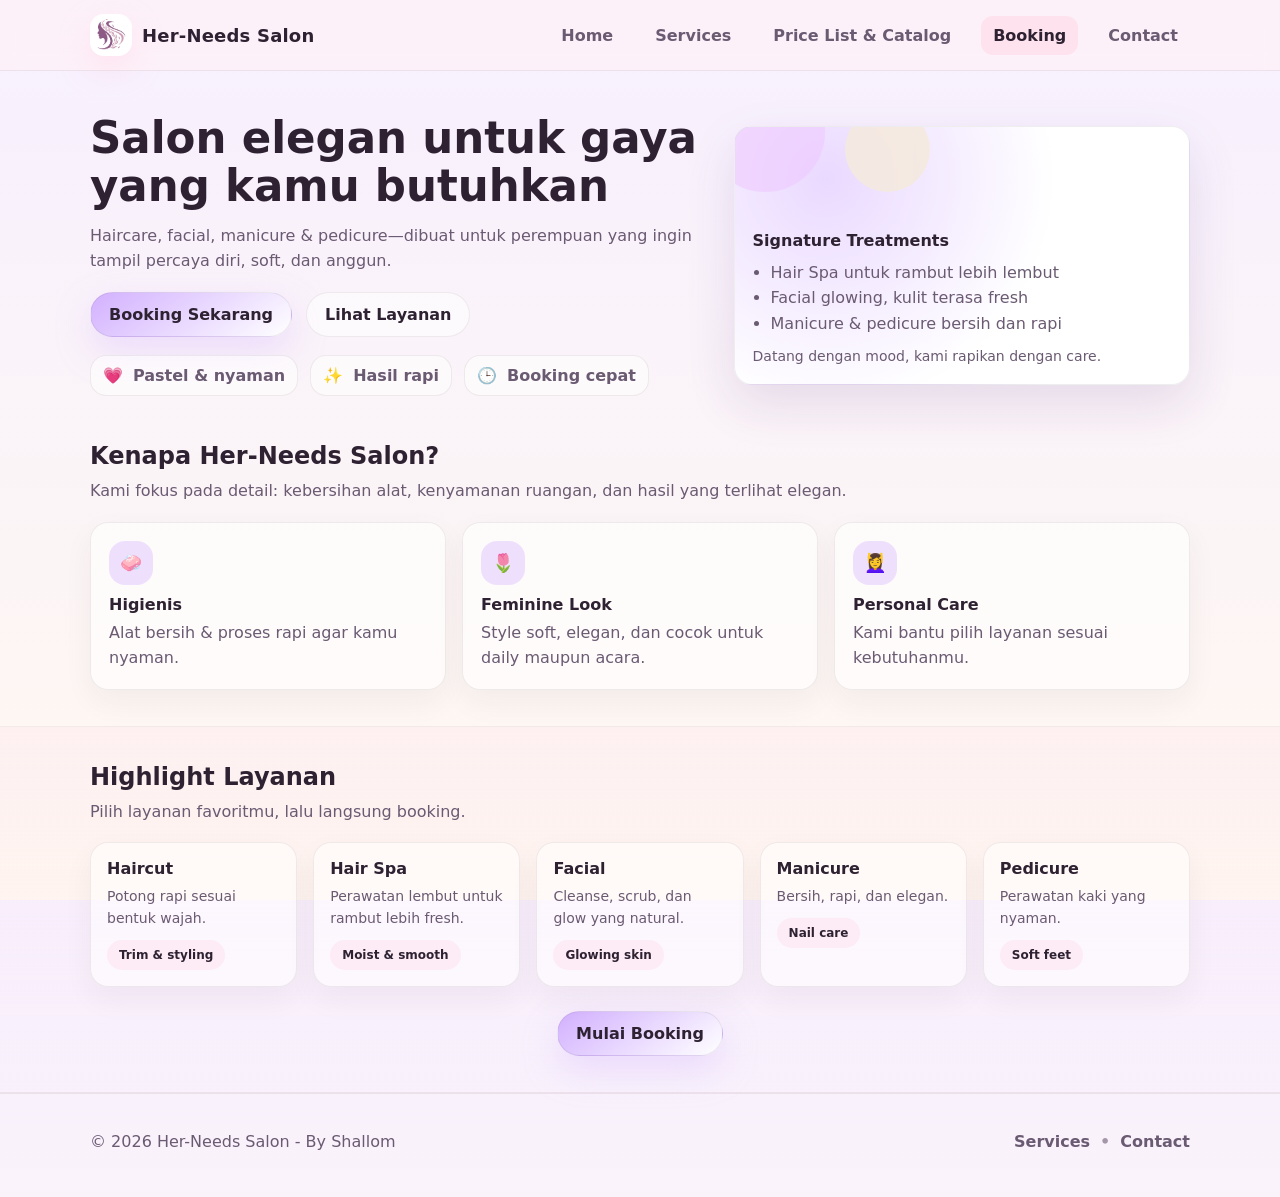
<file: index.html>
<!DOCTYPE html>
<html lang="id">
<head>
  <meta charset="UTF-8" />
  <meta name="viewport" content="width=device-width, initial-scale=1.0" />
  <title>Her-Needs Salon</title>

<link rel="Shortcut Icon" href="assets/img/herneedslogo.png" type="image/x-icon">

  <link rel="stylesheet" href="assets/css/style.css" />
</head>
<body>
  <header class="site-header">
    <div class="header-inner container-width">
      <a class="brand" href="index.html">
        <img class="brand-logo" src="assets/img/herneedslogo.png" alt="Her-Needs logo" />
        <span class="brand-name">Her-Needs Salon</span>
      </a>


      <nav class="nav" aria-label="Navigasi utama">
        <a class="nav-link" href="index.html">Home</a>
        <a class="nav-link" href="services.html">Services</a>
        <a class="nav-link" href="pricelist.html">Price List & Catalog</a>
        <a class="nav-link active" href="booking.html">Booking</a>
        <a class="nav-link" href="contact.html">Contact</a>
      </nav>
    </div>
  </header>

  <main>
    <!-- Hero / Banner -->
    <section class="hero">
      <div class="container-width hero-grid">
        <div class="hero-copy slide-in">
          <h1 class="hero-title">Salon elegan untuk gaya yang kamu butuhkan</h1>
          <p class="hero-subtitle">
            Haircare, facial, manicure & pedicure—dibuat untuk perempuan yang ingin tampil
            percaya diri, soft, dan anggun.
          </p>
          <div class="hero-actions">
            <a class="btn btn-primary" href="booking.html">Booking Sekarang</a>
            <a class="btn btn-ghost" href="services.html">Lihat Layanan</a>
          </div>
          <div class="hero-badges">
            <div class="badge">
              <span class="badge-emoji" aria-hidden="true">💗</span>
              <span>Pastel & nyaman</span>
            </div>
            <div class="badge">
              <span class="badge-emoji" aria-hidden="true">✨</span>
              <span>Hasil rapi</span>
            </div>
            <div class="badge">
              <span class="badge-emoji" aria-hidden="true">🕒</span>
              <span>Booking cepat</span>
            </div>
          </div>
        </div>

        <div class="hero-card slide-in-delay" aria-hidden="true">
          <div class="hero-card-top">
            <div class="hero-circle" data-float></div>
            <div class="hero-circle hero-circle-2" data-float></div>
          </div>
          <div class="hero-card-body">
            <h2 class="mini-title">Signature Treatments</h2>
            <ul class="mini-list">
              <li>Hair Spa untuk rambut lebih lembut</li>
              <li>Facial glowing, kulit terasa fresh</li>
              <li>Manicure & pedicure bersih dan rapi</li>
            </ul>
            <p class="mini-note">Datang dengan mood, kami rapikan dengan care.</p>
          </div>
        </div>
      </div>
    </section>

    <!-- Deskripsi -->
    <section class="section">
      <div class="container-width">
        <div class="section-header fade-in">
          <h2 class="section-title">Kenapa Her-Needs Salon?</h2>
          <p class="section-desc">
            Kami fokus pada detail: kebersihan alat, kenyamanan ruangan, dan hasil yang
            terlihat elegan.
          </p>
        </div>

        <div class="features">
          <article class="feature fade-in" style="--d: 0ms">
            <div class="feature-icon" aria-hidden="true">🧼</div>
            <h3>Higienis</h3>
            <p>Alat bersih & proses rapi agar kamu nyaman.</p>
          </article>
          <article class="feature fade-in" style="--d: 120ms">
            <div class="feature-icon" aria-hidden="true">🌷</div>
            <h3>Feminine Look</h3>
            <p>Style soft, elegan, dan cocok untuk daily maupun acara.</p>
          </article>
          <article class="feature fade-in" style="--d: 240ms">
            <div class="feature-icon" aria-hidden="true">💆‍♀️</div>
            <h3>Personal Care</h3>
            <p>Kami bantu pilih layanan sesuai kebutuhanmu.</p>
          </article>
        </div>
      </div>
    </section>

    <!-- Highlight Services -->
    <section class="section section-soft">
      <div class="container-width">
        <div class="section-header fade-in">
          <h2 class="section-title">Highlight Layanan</h2>
          <p class="section-desc">Pilih layanan favoritmu, lalu langsung booking.</p>
        </div>

        <div class="cards-grid">
          <a class="card fade-in" style="--d: 0ms" href="services.html">
            <h3>Haircut</h3>
            <p>Potong rapi sesuai bentuk wajah.</p>
            <span class="card-tag">Trim & styling</span>
          </a>
          <a class="card fade-in" style="--d: 90ms" href="services.html">
            <h3>Hair Spa</h3>
            <p>Perawatan lembut untuk rambut lebih fresh.</p>
            <span class="card-tag">Moist & smooth</span>
          </a>
          <a class="card fade-in" style="--d: 180ms" href="services.html">
            <h3>Facial</h3>
            <p>Cleanse, scrub, dan glow yang natural.</p>
            <span class="card-tag">Glowing skin</span>
          </a>
          <a class="card fade-in" style="--d: 270ms" href="services.html">
            <h3>Manicure</h3>
            <p>Bersih, rapi, dan elegan.</p>
            <span class="card-tag">Nail care</span>
          </a>
          <a class="card fade-in" style="--d: 360ms" href="services.html">
            <h3>Pedicure</h3>
            <p>Perawatan kaki yang nyaman.</p>
            <span class="card-tag">Soft feet</span>
          </a>
        </div>

        <div class="center mt-24">
          <a class="btn btn-primary" href="booking.html">Mulai Booking</a>
        </div>
      </div>
    </section>
  </main>

  <footer class="site-footer">
    <div class="container-width footer-grid">
      <p class="muted">© <span id="year"></span> Her-Needs Salon - By Shallom </p>
      <div class="footer-links">
        <a href="services.html">Services</a>
        <span class="sep">•</span>
        <a href="contact.html">Contact</a>
      </div>
    </div>
  </footer>

  <script src="assets/js/script.js"></script>
</body>
</html>
</file>
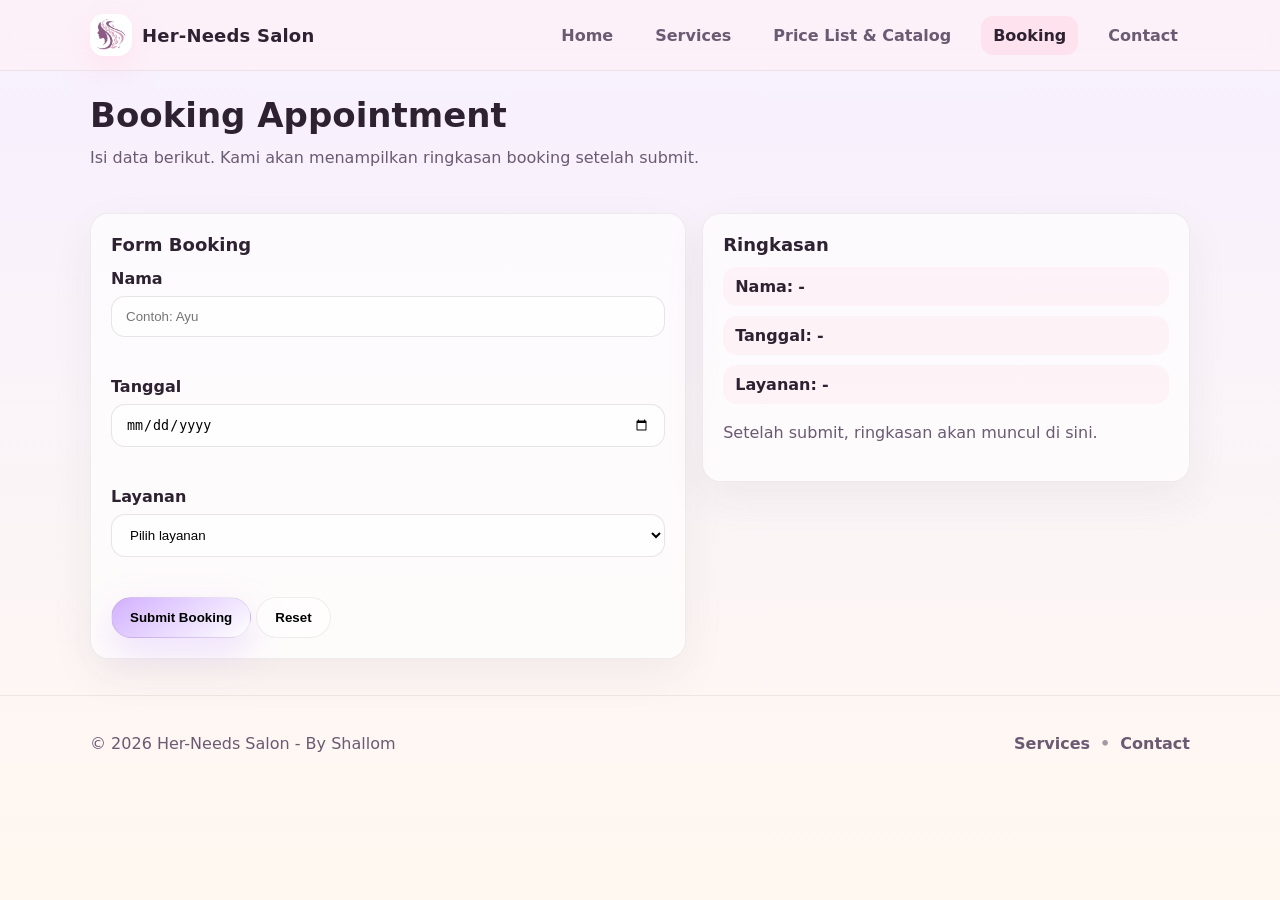
<file: booking.html>
<!DOCTYPE html>
<html lang="id">
<head>
  <meta charset="UTF-8" />
  <meta name="viewport" content="width=device-width, initial-scale=1.0" />
  <title>Booking - Her-Needs Salon</title>
  <link rel="Shortcut Icon" href="assets/img/herneedslogo.png" type="image/x-icon">
  <link rel="stylesheet" href="assets/css/style.css" />
</head>
<body>
  <header class="site-header">
    <div class="header-inner container-width">
      <a class="brand" href="index.html">
        <img class="brand-logo" src="assets/img/herneedslogo.png" alt="Her-Needs logo" />
        <span class="brand-name">Her-Needs Salon</span>
      </a>


      <nav class="nav" aria-label="Navigasi utama">
        <a class="nav-link" href="index.html">Home</a>
        <a class="nav-link" href="services.html">Services</a>
        <a class="nav-link" href="pricelist.html">Price List & Catalog</a>
        <a class="nav-link active" href="booking.html">Booking</a>
        <a class="nav-link" href="contact.html">Contact</a>
      </nav>
    </div>
  </header>

  <main>
    <section class="page-hero">
      <div class="container-width">
        <h1 class="page-title fade-in">Booking Appointment</h1>
        <p class="page-subtitle fade-in" style="--d: 120ms">
          Isi data berikut. Kami akan menampilkan ringkasan booking setelah submit.
        </p>
      </div>
    </section>

    <section class="section">
      <div class="container-width">
        <div class="grid-form">
          <form id="bookingForm" class="form-card" novalidate>
            <h2 class="form-title">Form Booking</h2>

            <div class="field">
              <label for="nama">Nama</label>
              <input id="nama" name="nama" type="text" placeholder="Contoh: Ayu" required />
              <small class="hint" id="namaHint"></small>
            </div>

            <div class="field">
              <label for="tanggal">Tanggal</label>
              <input id="tanggal" name="tanggal" type="date" required />
              <small class="hint" id="tanggalHint"></small>
            </div>

            <div class="field">
              <label for="layanan">Layanan</label>
              <select id="layanan" name="layanan" required>
                <option value="" selected disabled>Pilih layanan</option>
                <option value="Haircut">Haircut</option>
                <option value="Hair Spa">Hair Spa</option>
                <option value="Facial">Facial</option>
                <option value="Manicure">Manicure</option>
                <option value="Pedicure">Pedicure</option>
              </select>
              <small class="hint" id="layananHint"></small>
            </div>

            <div class="field">
              <button class="btn btn-primary" type="submit">Submit Booking</button>
              <button class="btn btn-ghost" type="reset">Reset</button>
            </div>
          </form>

          <aside class="summary-card fade-in" style="--d: 150ms">
            <h2 class="form-title">Ringkasan</h2>
            <div class="summary-line"><strong>Nama:</strong> <span id="sumNama">-</span></div>
            <div class="summary-line"><strong>Tanggal:</strong> <span id="sumTanggal">-</span></div>
            <div class="summary-line"><strong>Layanan:</strong> <span id="sumLayanan">-</span></div>
            <div class="summary-note">
              <p>
                Setelah submit, ringkasan akan muncul di sini.
              </p>
            </div>
          </aside>
        </div>
      </div>
    </section>
  </main>

  <footer class="site-footer">
    <div class="container-width footer-grid">
      <p class="muted">© <span id="year"></span> Her-Needs Salon - By Shallom </p>
      <div class="footer-links">
        <a href="services.html">Services</a>
        <span class="sep">•</span>
        <a href="contact.html">Contact</a>
      </div>
    </div>
  </footer>

  <script src="assets/js/script.js"></script>
</body>
</html>
</file>
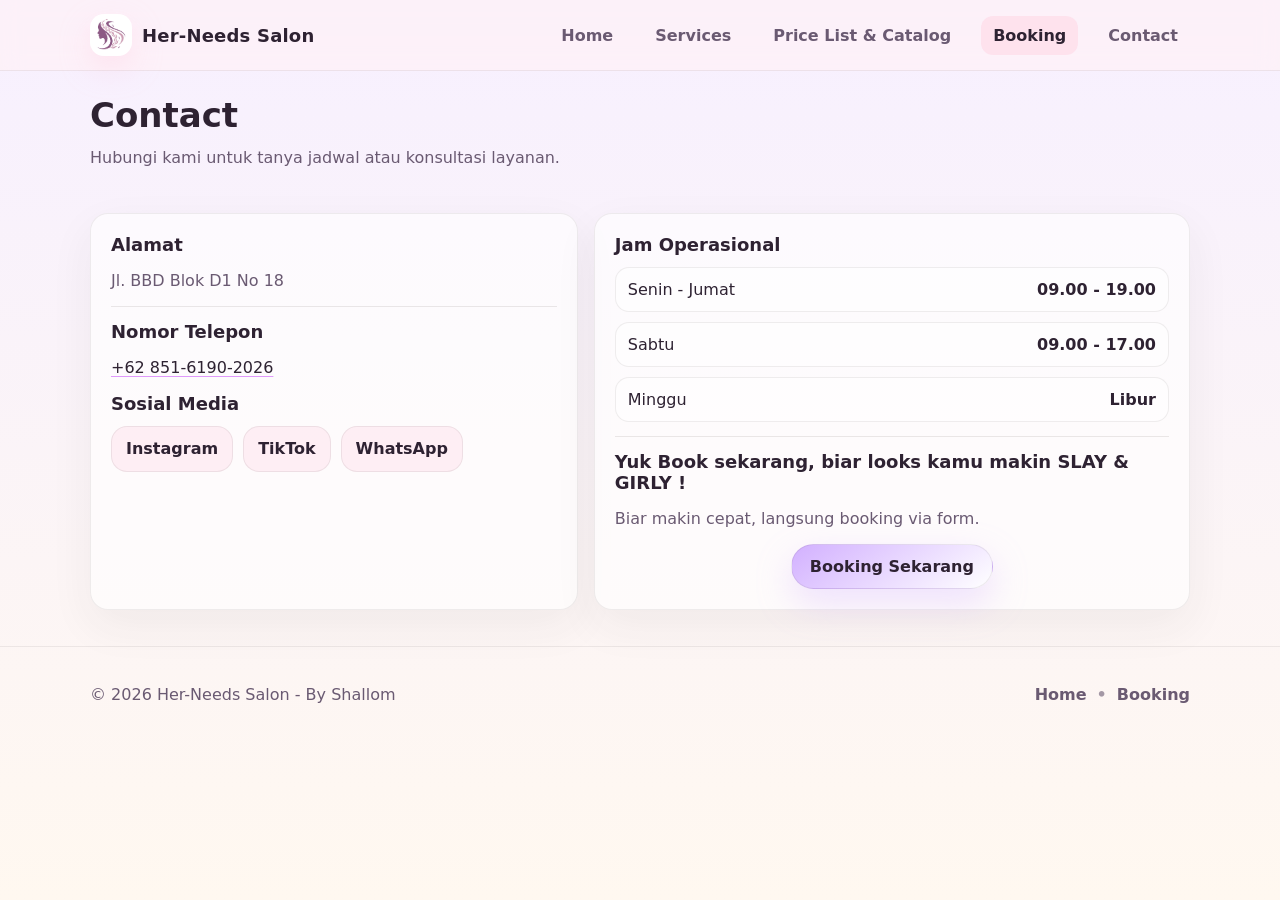
<file: contact.html>
<!DOCTYPE html>
<html lang="id">
<head>
  <meta charset="UTF-8" />
  <meta name="viewport" content="width=device-width, initial-scale=1.0" />
  <title>Contact - Her-Needs Salon</title>
  <link rel="Shortcut Icon" href="assets/img/herneedslogo.png" type="image/x-icon">
  <link rel="stylesheet" href="assets/css/style.css" />
</head>
<body>
  <header class="site-header">
    <div class="header-inner container-width">
      <a class="brand" href="index.html">
        <img class="brand-logo" src="assets/img/herneedslogo.png" alt="Her-Needs logo" />
        <span class="brand-name">Her-Needs Salon</span>
      </a>


      <nav class="nav" aria-label="Navigasi utama">
        <a class="nav-link" href="index.html">Home</a>
        <a class="nav-link" href="services.html">Services</a>
        <a class="nav-link" href="pricelist.html">Price List & Catalog</a>
        <a class="nav-link active" href="booking.html">Booking</a>
        <a class="nav-link" href="contact.html">Contact</a>
      </nav>
    </div>
  </header>

  <main>
    <section class="page-hero">
      <div class="container-width">
        <h1 class="page-title fade-in">Contact</h1>
        <p class="page-subtitle fade-in" style="--d: 120ms">
          Hubungi kami untuk tanya jadwal atau konsultasi layanan.
        </p>
      </div>
    </section>

    <section class="section">
      <div class="container-width contact-grid">
        <div class="info-card fade-in">
          <h2 class="form-title">Alamat</h2>
          <p class="muted">Jl. BBD Blok D1 No 18 </p>
          <div class="divider"></div>
          <h2 class="form-title">Nomor Telepon</h2>
          <p>
            <a class="link" href="tel:+6285161902026">+62 851-6190-2026</a>
          </p>
          <h2 class="form-title mt-12">Sosial Media</h2>
          <div class="socials">
            <a class="social" href="https://www.instagram.com/shllmrdv/" aria-label="Instagram">Instagram</a>
            <a class="social" href="https://www.tiktok.com/@mercystarkk" aria-label="TikTok">TikTok</a>
            <a class="social" href="https://wa.me/085161902026" aria-label="WhatsApp">WhatsApp</a>
          </div>

        </div>

        <div class="map-card fade-in" style="--d: 120ms">
          <h2 class="form-title">Jam Operasional</h2>
          <div class="hours">
            <div class="hour-row"><span>Senin - Jumat</span><strong>09.00 - 19.00</strong></div>
            <div class="hour-row"><span>Sabtu</span><strong>09.00 - 17.00</strong></div>
            <div class="hour-row"><span>Minggu</span><strong>Libur</strong></div>
          </div>

          <div class="divider"></div>

          <h2 class="form-title">Yuk Book sekarang, biar looks kamu makin SLAY & GIRLY !</h2>
          <p class="muted">Biar makin cepat, langsung booking via form.</p>
          <div class="center mt-12">
            <a class="btn btn-primary" href="booking.html">Booking Sekarang</a>
          </div>
        </div>
      </div>
    </section>
  </main>

  <footer class="site-footer">
    <div class="container-width footer-grid">
      <p class="muted">© <span id="year"></span> Her-Needs Salon - By Shallom </p>
      <div class="footer-links">
        <a href="index.html">Home</a>
        <span class="sep">•</span>
        <a href="booking.html">Booking</a>
      </div>
    </div>
  </footer>

  <script src="assets/js/script.js"></script>
</body>
</html>
</file>
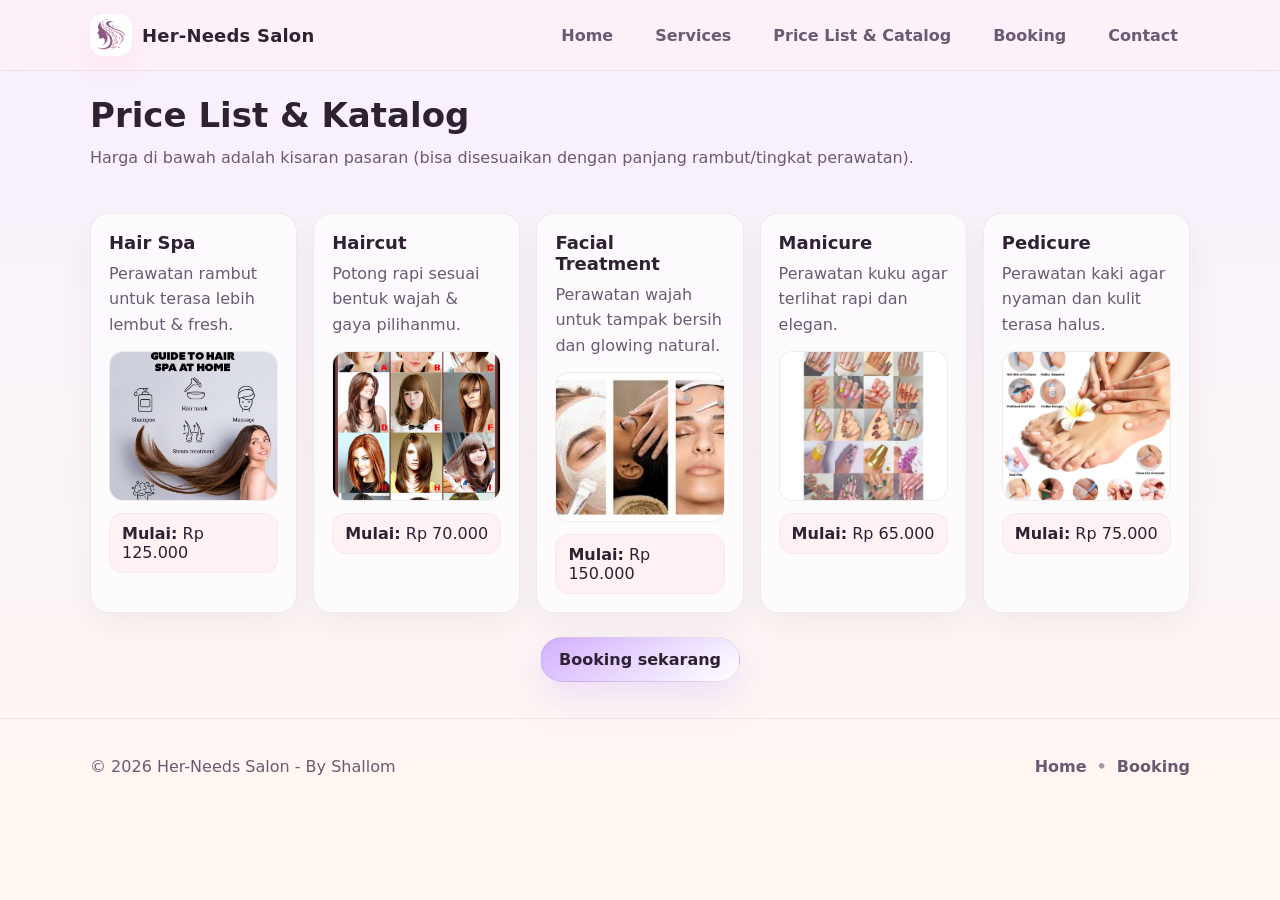
<file: pricelist.html>
<!DOCTYPE html>
<html lang="id">
<head>
  <meta charset="UTF-8" />
  <meta name="viewport" content="width=device-width, initial-scale=1.0" />
  <title>Price List - Her-Needs Salon</title>
  <link rel="Shortcut Icon" href="assets/img/herneedslogo.png" type="image/x-icon">
  <link rel="stylesheet" href="assets/css/style.css" />
</head>
<body>
  <header class="site-header">
    <div class="header-inner container-width">
      <a class="brand" href="index.html">
        <img class="brand-logo" src="assets/img/herneedslogo.png" alt="Her-Needs logo" />
        <span class="brand-name">Her-Needs Salon</span>
      </a>
     <nav class="nav" aria-label="Navigasi utama">
        <a class="nav-link" href="index.html">Home</a>
        <a class="nav-link" href="services.html">Services</a>
        <a class="nav-link" href="pricelist.html">Price List & Catalog</a>
        <a class="nav-link" href="booking.html">Booking</a>
        <a class="nav-link" href="contact.html">Contact</a>
      </nav>
    </div>
  </header>

  <main>
    <section class="page-hero">
      <div class="container-width">
        <h1 class="page-title fade-in">Price List & Katalog</h1>
        <p class="page-subtitle fade-in" style="--d: 120ms">
          Harga di bawah adalah kisaran pasaran (bisa disesuaikan dengan panjang rambut/tingkat perawatan).
        </p>
      </div>
    </section>

    <section class="section">
      <div class="container-width">
        <div class="cards-grid">
          <article class="service-card fade-in" style="--d: 0ms">
            <h2>Hair Spa</h2>
            <p>Perawatan rambut untuk terasa lebih lembut & fresh.</p>
           <div class="img-box">
  <a href="assets/img/hairspa.jpg" target="_blank">
  <img src="assets/img/hairspa.jpg" alt="Hair Spa">
</a>
</div>
            <div class="price-box">
              <strong>Mulai:</strong> Rp 125.000
            </div>
          </article>

          <article class="service-card fade-in" style="--d: 120ms">
            <h2>Haircut</h2>
            <p>Potong rapi sesuai bentuk wajah & gaya pilihanmu.</p>
          <div class="img-box">
 <a href="assets/img/modelrambut.jpg" target="_blank">
  <img src="assets/img/modelrambut.jpg" alt="Hair Cut">
</a>
</div>
            <div class="price-box">
              <strong>Mulai:</strong> Rp 70.000
            </div>
          </article>

          <article class="service-card fade-in" style="--d: 240ms">
            <h2>Facial Treatment</h2>
            <p>Perawatan wajah untuk tampak bersih dan glowing natural.</p>
           <div class="img-box">
 <a href="assets/img/facialtreatment.jpg" target="_blank">
  <img src="assets/img/facialtreatment.jpg" alt="Facial Treatment">
</a>
</div>
            <div class="price-box">
              <strong>Mulai:</strong> Rp 150.000
            </div>
          </article>

          <article class="service-card fade-in" style="--d: 360ms">
            <h2>Manicure</h2>
            <p>Perawatan kuku agar terlihat rapi dan elegan.</p>
           <div class="img-box">
 <a href="assets/img/nailart.jpg" target="_blank">
  <img src="assets/img/nailart.jpg" alt="Manicure">
</a>
</div>
            <div class="price-box">
              <strong>Mulai:</strong> Rp 65.000
            </div>
          </article>

          <article class="service-card fade-in" style="--d: 480ms">
            <h2>Pedicure</h2>
            <p>Perawatan kaki agar nyaman dan kulit terasa halus.</p>
           <div class="img-box">
 <a href="assets/img/pedicure.jpg" target="_blank">
  <img src="assets/img/pedicure.jpg" alt="Pedicure">
</a>
</div>
            <div class="price-box">
              <strong>Mulai:</strong> Rp 75.000
            </div>
          </article>
        </div>

        <div class="center mt-24">
          <a class="btn btn-primary" href="booking.html">Booking sekarang</a>
        </div>
      </div>
    </section>
  </main>

  <footer class="site-footer">
    <div class="container-width footer-grid">
      <p class="muted">© <span id="year"></span> Her-Needs Salon - By Shallom</p>
      <div class="footer-links">
        <a href="index.html">Home</a>
        <span class="sep">•</span>
        <a href="booking.html">Booking</a>
      </div>
    </div>
  </footer>

  <script src="assets/js/script.js"></script>
  <div id="popup-img">
  <span id="close-btn">&times;</span>
  <img id="popup-content">
</div>
  
</body>
</html>
</file>
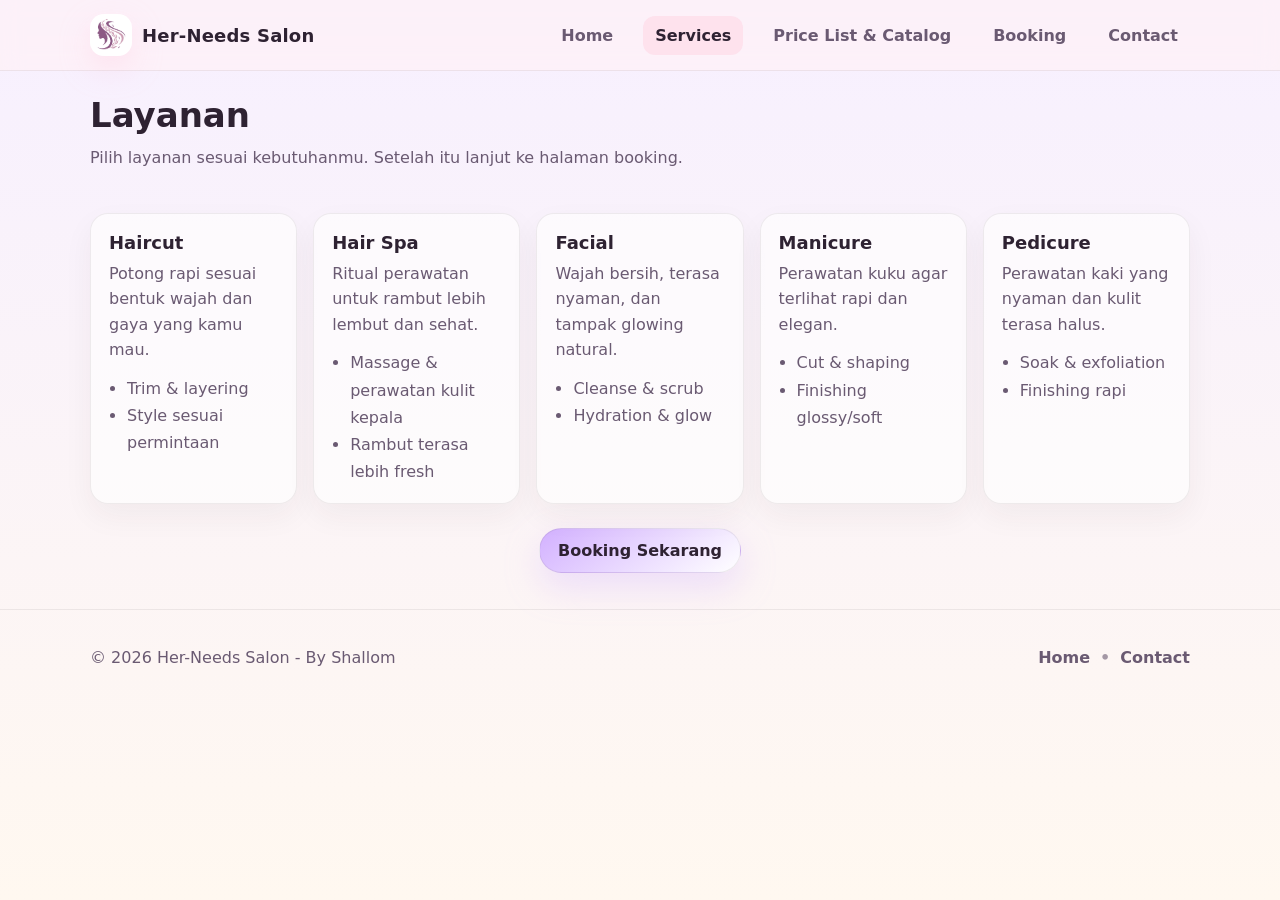
<file: services.html>
<!DOCTYPE html>
<html lang="id">
<head>
  <meta charset="UTF-8" />
  <meta name="viewport" content="width=device-width, initial-scale=1.0" />
  <title>Services - Her-Needs Salon</title>
  <link rel="Shortcut Icon" href="assets/img/herneedslogo.png" type="image/x-icon">
  <link rel="stylesheet" href="assets/css/style.css" />
</head>
<body>
  <header class="site-header">
    <div class="header-inner container-width">
      <a class="brand" href="index.html">
        <img class="brand-logo" src="assets/img/herneedslogo.png" alt="Her-Needs logo" />
        <span class="brand-name">Her-Needs Salon</span>
      </a>


      <nav class="nav" aria-label="Navigasi utama">
        <a class="nav-link" href="index.html">Home</a>
        <a class="nav-link active" href="services.html">Services</a>
        <a class="nav-link" href="pricelist.html">Price List & Catalog</a>
        <a class="nav-link" href="booking.html">Booking</a>
        <a class="nav-link" href="contact.html">Contact</a>
      </nav>
    </div>
  </header>

  <main>
    <section class="page-hero">
      <div class="container-width">
        <h1 class="page-title fade-in">Layanan</h1>
        <p class="page-subtitle fade-in" style="--d: 120ms">
          Pilih layanan sesuai kebutuhanmu. Setelah itu lanjut ke halaman booking.
        </p>
      </div>
    </section>

    <section class="section">
      <div class="container-width">
        <div class="cards-grid">
          <article class="service-card fade-in" style="--d: 0ms">
            <h2>Haircut</h2>
            <p>Potong rapi sesuai bentuk wajah dan gaya yang kamu mau.</p>
            <ul>
              <li>Trim & layering</li>
              <li>Style sesuai permintaan</li>
            </ul>
          </article>

          <article class="service-card fade-in" style="--d: 120ms">
            <h2>Hair Spa</h2>
            <p>Ritual perawatan untuk rambut lebih lembut dan sehat.</p>
            <ul>
              <li>Massage & perawatan kulit kepala</li>
              <li>Rambut terasa lebih fresh</li>
            </ul>
          </article>

          <article class="service-card fade-in" style="--d: 240ms">
            <h2>Facial</h2>
            <p>Wajah bersih, terasa nyaman, dan tampak glowing natural.</p>
            <ul>
              <li>Cleanse & scrub</li>
              <li>Hydration & glow</li>
            </ul>
          </article>

          <article class="service-card fade-in" style="--d: 360ms">
            <h2>Manicure</h2>
            <p>Perawatan kuku agar terlihat rapi dan elegan.</p>
            <ul>
              <li>Cut & shaping</li>
              <li>Finishing glossy/soft</li>
            </ul>
          </article>

          <article class="service-card fade-in" style="--d: 480ms">
            <h2>Pedicure</h2>
            <p>Perawatan kaki yang nyaman dan kulit terasa halus.</p>
            <ul>
              <li>Soak & exfoliation</li>
              <li>Finishing rapi</li>
            </ul>
          </article>
        </div>

        <div class="center mt-24">
          <a class="btn btn-primary" href="booking.html">Booking Sekarang</a>
        </div>
      </div>
    </section>
  </main>

  <footer class="site-footer">
    <div class="container-width footer-grid">
      <p class="muted">© <span id="year"></span> Her-Needs Salon - By Shallom</p>
      <div class="footer-links">
        <a href="index.html">Home</a>
        <span class="sep">•</span>
        <a href="contact.html">Contact</a>
      </div>
    </div>
  </footer>

  <script src="assets/js/script.js"></script>
</body>
</html>
</file>
<file: assets/css/style.css>
/* Her-Needs Salon - Pastel Elegant */

:root {
  /* Ungu Pastel Dominan */
  --purple-50: #f7f0ff;
  --purple-100: #ead9ff;
  --purple-200: #d2b0ff;

  /* Masih pakai beige tipis untuk kesan hangat */
  --beige-50: #fff8f0;
  --beige-100: #f6eadc;

  --ink: #2e2232;
  --muted: #6a5a72;
  --white: #ffffff;

  --shadow: 0 18px 50px rgba(78, 35, 126, 0.12);
  --radius: 18px;
}


* {
  box-sizing: border-box;
}

html, body {
  height: 100%;
}

body {
  margin: 0;
  font-family: ui-sans-serif, system-ui, -apple-system, Segoe UI, Roboto, Arial, sans-serif;
  color: var(--ink);
  background: linear-gradient(180deg, var(--purple-50), var(--beige-50));

}

a {
  color: inherit;
  text-decoration: none;
}

.container-width {
  width: min(1100px, calc(100% - 32px));
  margin: 0 auto;
}

/* Header */
.site-header {
  position: sticky;
  top: 0;
  z-index: 10;
  backdrop-filter: blur(10px);
  background: rgba(255, 241, 246, 0.65);
  border-bottom: 1px solid rgba(59, 43, 47, 0.08);
}

.header-inner {
  display: flex;
  align-items: center;
  justify-content: space-between;
  padding: 14px 0;
}

.brand {
  display: inline-flex;
  align-items: center;
  gap: 10px;
  font-weight: 800;
  letter-spacing: 0.2px;
}

.brand-logo {
  width: 42px;
  height: 42px;
  border-radius: 14px;
  display: block;
  object-fit: cover;
  box-shadow: 0 12px 30px rgba(255, 199, 219, 0.35);
  background: transparent;
}


.brand-name {
  font-size: 18px;
}

.nav {
  display: flex;
  gap: 18px;
}

.nav-link {
  padding: 10px 12px;
  border-radius: 12px;
  color: var(--muted);
  font-weight: 650;
  transition: 0.2s ease;
}

.nav-link:hover {
  background: rgba(255, 199, 219, 0.28);
  color: var(--ink);
}

.nav-link.active {
  background: rgba(255, 199, 219, 0.38);
  color: var(--ink);
}

/* Buttons */
.btn {
  display: inline-flex;
  align-items: center;
  justify-content: center;
  gap: 10px;
  padding: 12px 18px;
  border-radius: 999px;
  font-weight: 750;
  border: 1px solid rgba(59, 43, 47, 0.08);
  transition: transform 0.15s ease, background 0.2s ease, box-shadow 0.2s ease;
}

.btn:active {
  transform: translateY(1px);
}

.btn-primary {
  background: linear-gradient(145deg, var(--purple-200), var(--white));
  box-shadow: 0 14px 35px rgba(210, 176, 255, 0.35);

}

.btn-primary:hover {
  box-shadow: 0 18px 50px rgba(255, 199, 219, 0.55);
}

.btn-ghost {
  background: rgba(255, 255, 255, 0.55);
}

.btn-ghost:hover {
  background: rgba(255, 255, 255, 0.75);
}

/* Hero */
.hero {
  padding: 44px 0 10px;
}

.hero-grid {
  display: grid;
  grid-template-columns: 1.15fr 0.85fr;
  gap: 26px;
  align-items: center;
}

.hero-title {
  margin: 0;
  font-size: clamp(28px, 3.4vw, 44px);
  line-height: 1.1;
}

.hero-subtitle {
  margin: 12px 0 0;
  color: var(--muted);
  font-size: 16px;
  line-height: 1.6;
}

.hero-actions {
  display: flex;
  gap: 14px;
  flex-wrap: wrap;
  margin-top: 18px;
}

.hero-badges {
  display: flex;
  gap: 12px;
  flex-wrap: wrap;
  margin-top: 18px;
}

.badge {
  display: inline-flex;
  align-items: center;
  gap: 10px;
  padding: 10px 12px;
  border-radius: 16px;
  background: rgba(255, 255, 255, 0.55);
  border: 1px solid rgba(59, 43, 47, 0.08);
  color: var(--muted);
  font-weight: 650;
}

.badge-emoji {
  font-size: 16px;
}

.hero-card {
  border-radius: var(--radius);
  background: radial-gradient(circle at 20% 20%, var(--purple-100), var(--white) 55%),
              linear-gradient(180deg, rgba(255, 255, 255, 0.7), rgba(234, 217, 255, 0.55));

  border: 1px solid rgba(59, 43, 47, 0.08);
  box-shadow: var(--shadow);
  overflow: hidden;
}

.hero-card-top {
  position: relative;
  height: 86px;
}

.hero-circle {
  position: absolute;
  width: 120px;
  height: 120px;
  border-radius: 50%;
  left: -30px;
  top: -55px;
  background: rgba(239, 199, 255, 0.6);
  filter: blur(0px);
  opacity: 0.9;
}

.hero-circle-2 {
  left: 110px;
  top: -20px;
  width: 85px;
  height: 85px;
  background: rgba(246, 234, 220, 0.9);
}

.hero-card-body {
  padding: 18px 18px 20px;
}

.mini-title {
  margin: 0;
  font-size: 16px;
}

.mini-list {
  margin: 10px 0 0;
  padding-left: 18px;
  color: var(--muted);
  line-height: 1.6;
}

.mini-note {
  margin: 12px 0 0;
  color: var(--muted);
  font-size: 14px;
}

/* Sections */
.section {
  padding: 36px 0;
}

.section-soft {
  background: linear-gradient(180deg, rgba(255, 228, 238, 0.35), rgba(255, 255, 255, 0));
  border-top: 1px solid rgba(59, 43, 47, 0.06);
  border-bottom: 1px solid rgba(59, 43, 47, 0.06);
}

.section-header {
  margin-bottom: 18px;
}

.section-title {
  margin: 0;
  font-size: 24px;
}

.section-desc {
  margin: 8px 0 0;
  color: var(--muted);
  line-height: 1.6;
}

.features {
  display: grid;
  grid-template-columns: repeat(3, 1fr);
  gap: 16px;
  margin-top: 16px;
}

.feature {
  background: rgba(255, 255, 255, 0.55);
  border: 1px solid rgba(59, 43, 47, 0.08);
  border-radius: var(--radius);
  padding: 18px;
  box-shadow: 0 12px 30px rgba(59, 43, 47, 0.05);
}

.feature-icon {
  width: 44px;
  height: 44px;
  border-radius: 16px;
  display: grid;
  place-items: center;
  background: rgba(210, 176, 255, 0.35);

  font-size: 18px;
}

.feature h3 {
  margin: 10px 0 6px;
  font-size: 16px;
}

.feature p {
  margin: 0;
  color: var(--muted);
  line-height: 1.6;
}

/* Cards */
.cards-grid {
  display: grid;
  grid-template-columns: repeat(5, 1fr);
  gap: 14px;
}

.card {
  padding: 16px;
  border-radius: var(--radius);
  background: rgba(255, 255, 255, 0.55);
  border: 1px solid rgba(59, 43, 47, 0.08);
  box-shadow: 0 12px 30px rgba(59, 43, 47, 0.05);
  transition: transform 0.18s ease, box-shadow 0.18s ease, background 0.2s ease;
}

.card:hover {
  transform: translateY(-3px);
  background: rgba(255, 255, 255, 0.7);
  box-shadow: 0 18px 50px rgba(59, 43, 47, 0.08);
}

.card h3 {
  margin: 0;
  font-size: 16px;
}

.card p {
  margin: 8px 0 0;
  color: var(--muted);
  line-height: 1.55;
  font-size: 14px;
}

.card-tag {
  display: inline-block;
  margin-top: 10px;
  padding: 8px 12px;
  border-radius: 999px;
  background: rgba(255, 199, 219, 0.25);
  color: var(--ink);
  font-weight: 700;
  font-size: 12px;
}

/* Page hero */
.page-hero {
  padding: 24px 0 6px;
}

.page-title {
  font-size: 34px;
  margin: 0;
}

.page-subtitle {
  margin: 10px 0 0;
  color: var(--muted);
  line-height: 1.6;
}

/* Services cards */
.service-card {
  background: rgba(255, 255, 255, 0.6);
  border: 1px solid rgba(59, 43, 47, 0.08);
  border-radius: var(--radius);
  padding: 18px;
  box-shadow: 0 12px 30px rgba(59, 43, 47, 0.05);
}

.service-card h2 {
  margin: 0;
  font-size: 18px;
}

.service-card p {
  margin: 8px 0 0;
  color: var(--muted);
  line-height: 1.6;
}


/* Price list image + price sizing (desktop-friendly) */
.img-box {
  margin-top: 14px;
  border-radius: 14px;
  overflow: hidden;
  border: 1px solid rgba(59, 43, 47, 0.08);
  background: rgba(255, 255, 255, 0.55);
  height: 150px;
}

.img-box img {
  width: 100%;
  height: 100%;
  object-fit: cover;
  display: block;
}

.price-box {
  margin-top: 12px;
  padding: 10px 12px;
  border-radius: 14px;
  background: rgba(255, 199, 219, 0.16);
  border: 1px solid rgba(59, 43, 47, 0.04);
}


.service-card ul {
  margin: 12px 0 0;
  padding-left: 18px;
  color: var(--muted);
  line-height: 1.7;
}

.mt-12 { margin-top: 12px; }
.mt-24 { margin-top: 24px; }
.center { text-align: center; }

/* Booking layout */
.grid-form {
  display: grid;
  grid-template-columns: 1.1fr 0.9fr;
  gap: 16px;
  align-items: start;
}

.form-card, .summary-card {
  background: rgba(255, 255, 255, 0.62);
  border: 1px solid rgba(59, 43, 47, 0.08);
  border-radius: var(--radius);
  box-shadow: 0 16px 45px rgba(59, 43, 47, 0.06);
}

.form-card {
  padding: 20px;
}

.summary-card {
  padding: 20px;
}

.form-title {
  margin: 0 0 12px;
  font-size: 18px;
}

.field {
  margin-top: 14px;
}

label {
  display: inline-block;
  margin-bottom: 8px;
  font-weight: 750;
}

input, select {
  width: 100%;
  padding: 12px 14px;
  border-radius: 14px;
  border: 1px solid rgba(59, 43, 47, 0.12);
  background: rgba(255, 255, 255, 0.8);
  outline: none;
}

input:focus, select:focus {
  border-color: rgb(220, 199, 255);
  box-shadow: 0 0 0 4px rgba(255, 199, 219, 0.25);
}

.hint {
  display: block;
  margin-top: 8px;
  min-height: 18px;
  color: #7618b4;
  font-size: 12px;
}

.summary-line {
  margin: 10px 0;
  padding: 10px 12px;
  background: rgba(255, 199, 219, 0.16);
  border-radius: 14px;
}

.summary-line span {
  font-weight: 800;
}

.summary-note {
  margin-top: 16px;
  color: var(--muted);
  line-height: 1.6;
}

/* Contact */
.contact-grid {
  display: grid;
  grid-template-columns: 0.9fr 1.1fr;
  gap: 16px;
}

.info-card, .map-card {
  padding: 20px;
  background: rgba(255, 255, 255, 0.62);
  border: 1px solid rgba(59, 43, 47, 0.08);
  border-radius: var(--radius);
  box-shadow: 0 16px 45px rgba(59, 43, 47, 0.06);
}

.divider {
  height: 1px;
  background: rgba(59, 43, 47, 0.1);
  margin: 14px 0;
}

.link {
  text-decoration: underline;
  text-decoration-color: rgba(217, 129, 252, 0.8);
  text-underline-offset: 3px;
}

.socials {
  display: flex;
  gap: 10px;
  flex-wrap: wrap;
}

.social {
  display: inline-flex;
  align-items: center;
  justify-content: center;
  padding: 0 14px;
  height: 46px;
  border-radius: 16px;
  gap: 8px;

  border-radius: 16px;
  display: grid;
  place-items: center;
  background: rgba(255, 199, 219, 0.25);
  border: 1px solid rgba(59, 43, 47, 0.08);
  font-weight: 850;
}

.hours {
  margin-top: 8px;
}

.hour-row {
  display: flex;
  justify-content: space-between;
  gap: 12px;
  padding: 12px;
  border-radius: 14px;
  background: rgba(255, 255, 255, 0.5);
  border: 1px solid rgba(59, 43, 47, 0.08);
  margin-top: 10px;
}

/* Footer */
.site-footer {
  padding: 22px 0 30px;
  border-top: 1px solid rgba(59, 43, 47, 0.08);
}

.footer-grid {
  display: flex;
  justify-content: space-between;
  gap: 16px;
  align-items: center;
}

.muted {
  color: var(--muted);
}

.footer-links {
  color: var(--muted);
  display: flex;
  align-items: center;
  gap: 10px;
  font-weight: 650;
}

.footer-links a:hover {
  color: var(--ink);
}

.sep { opacity: 0.6; }

/* Animations */
.slide-in {
  animation: slideIn 650ms ease both;
}

.slide-in-delay {
  animation: slideIn 650ms ease both;
  animation-delay: 120ms;
}

@keyframes slideIn {
  from { opacity: 0; transform: translateY(12px); }
  to { opacity: 1; transform: translateY(0); }
}

[data-float] {
  animation: floaty 3s ease-in-out infinite;
}

@keyframes floaty {
  0%, 100% { transform: translateY(0); }
  50% { transform: translateY(-10px); }
}

.fade-in {
  opacity: 0;
  transform: translateY(10px);
  animation: fadeInUp 700ms ease forwards;
  animation-delay: var(--d, 0ms);
}

@keyframes fadeInUp {
  to { opacity: 1; transform: translateY(0); }
}

/* Responsive */
@media (max-width: 980px) {
  .hero-grid { grid-template-columns: 1fr; }
  .cards-grid { grid-template-columns: repeat(2, 1fr); }
  .features { grid-template-columns: 1fr; }
  .grid-form { grid-template-columns: 1fr; }
  .contact-grid { grid-template-columns: 1fr; }
  .nav { gap: 10px; }
}

@media (max-width: 520px) {
  .nav { display: none; }
  .brand-name { font-size: 16px; }
  .hero { padding-top: 24px; }
  .cards-grid { grid-template-columns: 1fr; }
}

/* ========================= */
/* RESPONSIVE FIX (MOBILE) */
/* ========================= */

/* Grid cards auto responsive */
.cards-grid {
  display: grid;
  grid-template-columns: repeat(auto-fit, minmax(160px, 1fr));
  gap: 16px;
}

/* Gambar biar tidak keluar */
img {
  max-width: 100%;
  height: auto;
}

/* ========================= */
/* MOBILE VIEW */
/* ========================= */
@media (max-width: 768px) {

  /* Semua layout jadi 1 kolom */
  .hero-grid,
  .grid-form,
  .contact-grid,
  .features {
    grid-template-columns: 1fr;
  }

  /* Cards full ke bawah */
  .cards-grid {
    grid-template-columns: 1fr;
  }

  /* Header */
  .header-inner {
    flex-direction: column;
    align-items: flex-start;
    gap: 10px;
  }

  /* Navbar tetap tampil */
  .nav {
    display: flex;
    flex-wrap: wrap;
    gap: 8px;
  }

  .nav-link {
    font-size: 14px;
    padding: 6px 10px;
  }

  /* Hero text */
  .hero-title {
    font-size: 26px;
  }

  .hero-subtitle {
    font-size: 14px;
  }

  /* Card */
  .card {
    padding: 14px;
  }

  /* Box gambar */
  .img-box {
    height: 120px;
  }

  /* Button full */
  .btn,
  button {
    width: 100%;
    padding: 10px;
  }

}

.img-box a {
  display: block;
  width: 100%;
  height: 100%;
  cursor: pointer;
}

.img-box img {
  width: 100%;
  height: 100%;
  object-fit: cover;
  display: block;
  transition: transform 0.2s ease;
}

.img-box a:hover img {
  transform: scale(1.05);
}

#popup-img {
  display: none;
  position: fixed;
  z-index: 999;
  padding-top: 60px;
  left: 0;
  top: 0;
  width: 100%;
  height: 100%;
  background-color: rgba(0,0,0,0.8);
}

#popup-content {
  margin: auto;
  display: block;
  max-width: 90%;
  max-height: 80%;
  border-radius: 10px;
}

#close-btn {
  position: absolute;
  top: 20px;
  right: 35px;
  color: white;
  font-size: 30px;
  cursor: pointer;
}
</file>
